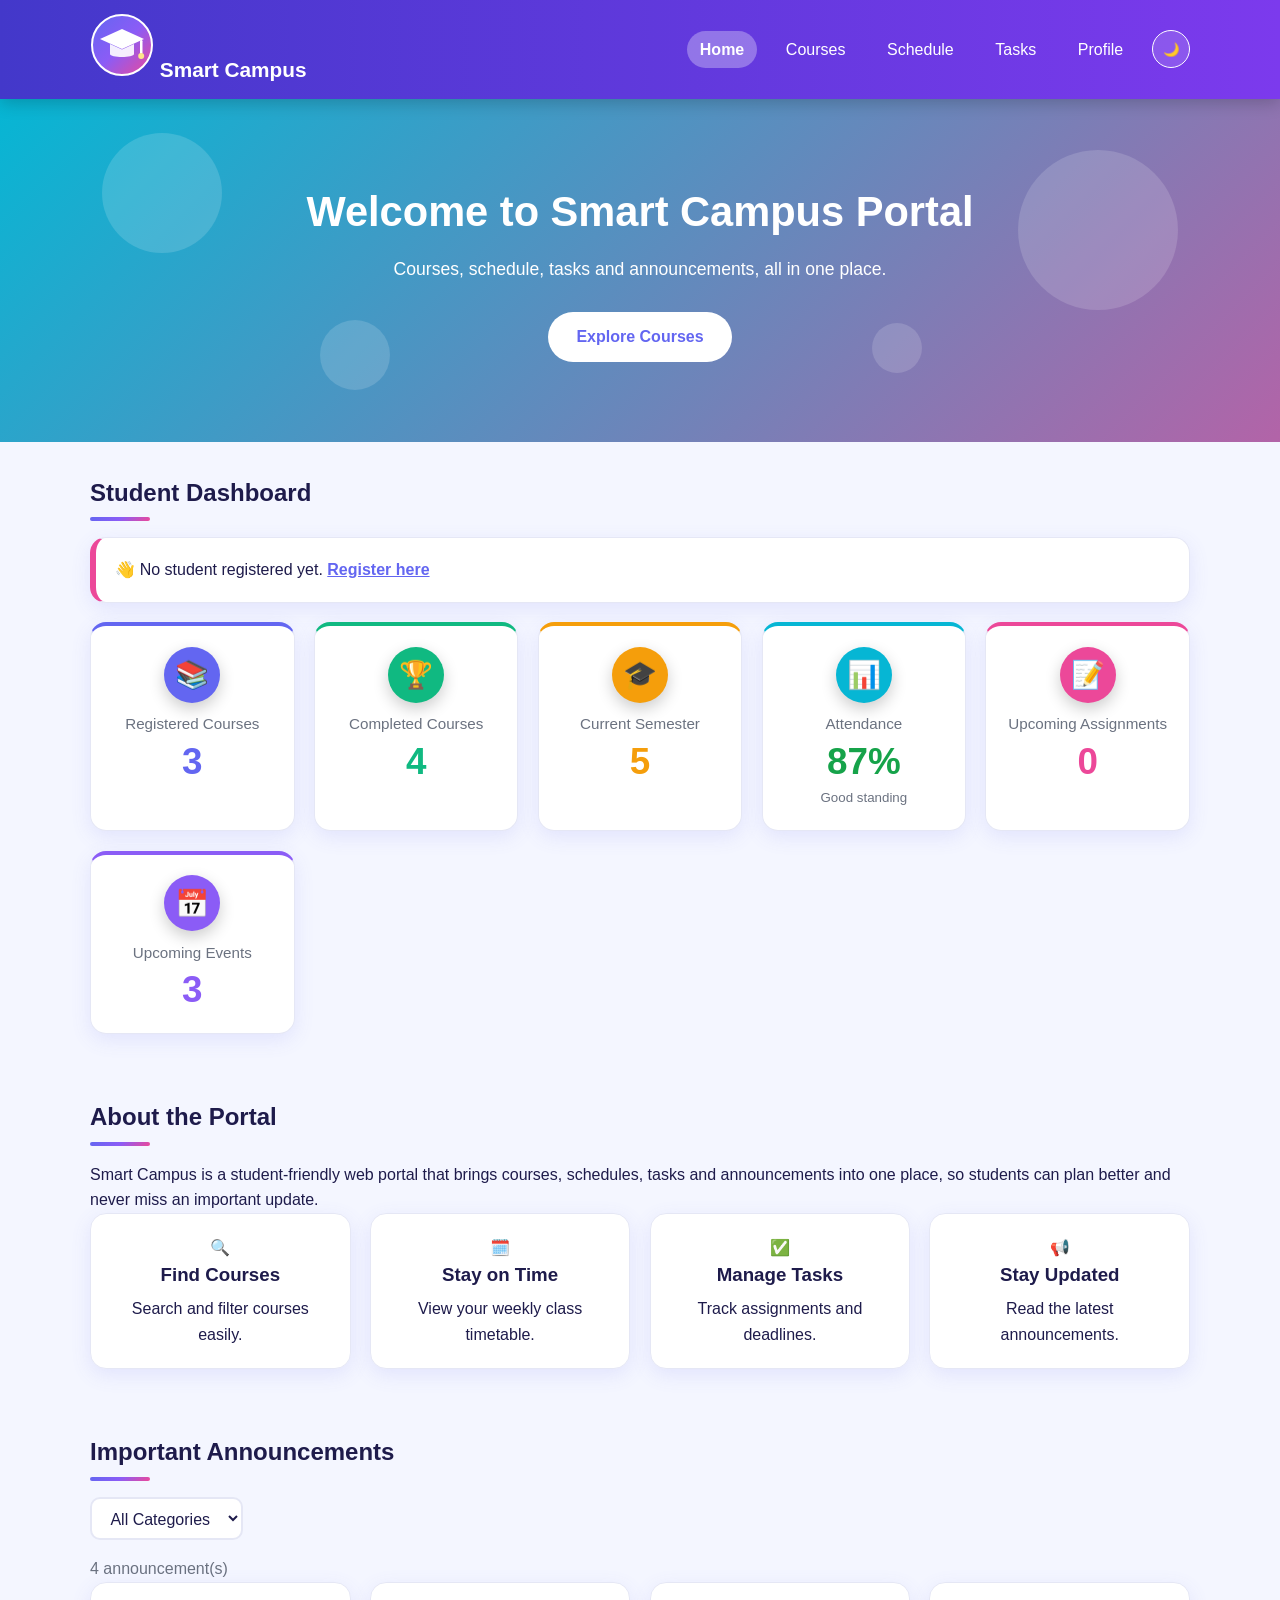
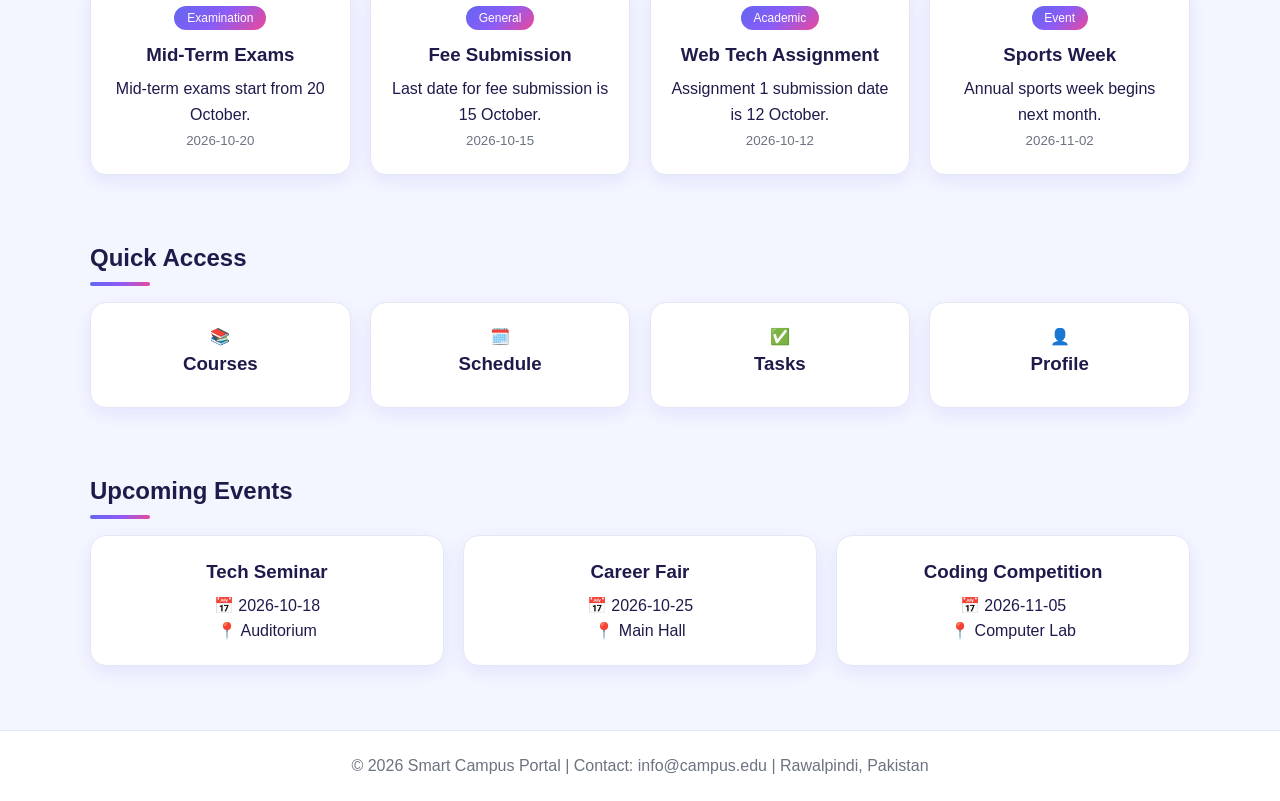
<file: index.html>
<!DOCTYPE html>
<html lang="en">
<head>
  <meta charset="UTF-8">
  <meta name="viewport" content="width=device-width, initial-scale=1.0">
  <title>Smart Campus Student Portal</title>
 <link rel="stylesheet" href="css/style.css">
</head>
<body>

  <header class="site-header">
    <div class="container header-inner">
      <a href="index.html" class="logo"><img src="images/logo.svg" alt="Smart Campus logo"> Smart Campus</a>
      <button class="menu-toggle" id="menuToggle" aria-label="Toggle menu">☰</button>
      <nav class="nav" id="mainNav">
        <a href="index.html" class="active">Home</a>
        <a href="courses.html">Courses</a>
        <a href="schedule.html">Schedule</a>
        <a href="tasks.html">Tasks</a>
        <a href="profile.html">Profile</a>
        <button id="themeToggle" class="theme-btn">🌙</button>
      </nav>
    </div>
  </header>

  <main>
    <!-- Hero -->
    <section class="hero">
      <div class="shape s1"></div>
      <div class="shape s2"></div>
      <div class="shape s3"></div>
      <div class="shape s4"></div>
      <div class="container hero-content">
        <h1>Welcome to Smart Campus Portal</h1>
        <p>Courses, schedule, tasks and announcements, all in one place.</p>
        <a href="courses.html" class="btn">Explore Courses</a>
      </div>
    </section>

    <!-- Student Dashboard -->
    <section class="container section">
      <h2>Student Dashboard</h2>

      <!-- Registered student ka banner (JS se bharega) -->
      <div id="studentBanner"></div>

      <div class="grid dashboard-grid">
        <div class="card dashboard-card c1">
          <div class="dash-icon">📚</div>
          <p class="dash-label">Registered Courses</p>
          <p class="dash-number" id="dashRegistered">0</p>
        </div>
        <div class="card dashboard-card c2">
          <div class="dash-icon">🏆</div>
          <p class="dash-label">Completed Courses</p>
          <p class="dash-number" id="dashCompleted">0</p>
        </div>
        <div class="card dashboard-card c3">
          <div class="dash-icon">🎓</div>
          <p class="dash-label">Current Semester</p>
          <p class="dash-number" id="dashSemester">0</p>
        </div>
        <div class="card dashboard-card c4">
          <div class="dash-icon">📊</div>
          <p class="dash-label">Attendance</p>
          <p class="dash-number" id="dashAttendance">0%</p>
          <small id="dashAttendanceNote" class="muted"></small>
        </div>
        <div class="card dashboard-card c5">
          <div class="dash-icon">📝</div>
          <p class="dash-label">Upcoming Assignments</p>
          <p class="dash-number" id="dashAssignments">0</p>
        </div>
        <div class="card dashboard-card c6">
          <div class="dash-icon">📅</div>
          <p class="dash-label">Upcoming Events</p>
          <p class="dash-number" id="dashEvents">0</p>
        </div>
      </div>
    </section>

    
       <!-- About -->
    <section class="container section">
      <h2>About the Portal</h2>
      <p class="about-text">
        Smart Campus is a student-friendly web portal that brings courses,
        schedules, tasks and announcements into one place, so students can
        plan better and never miss an important update.
      </p>

      <div class="grid">
        <div class="card">🔍 <h3>Find Courses</h3><p>Search and filter courses easily.</p></div>
        <div class="card">🗓️ <h3>Stay on Time</h3><p>View your weekly class timetable.</p></div>
        <div class="card">✅ <h3>Manage Tasks</h3><p>Track assignments and deadlines.</p></div>
        <div class="card">📢 <h3>Stay Updated</h3><p>Read the latest announcements.</p></div>
      </div>
    </section>

    <!-- Announcements -->
    <section class="container section">
      <h2>Important Announcements</h2>

      <div class="filters">
        <select id="announcementFilter">
          <option value="all">All Categories</option>
          <option value="Academic">Academic</option>
          <option value="Examination">Examination</option>
          <option value="Event">Event</option>
          <option value="General">General</option>
        </select>
      </div>

      <p id="announcementMessage" class="muted"></p>
      <div id="announcementList" class="grid"></div>
    </section>

    <!-- Quick Access -->
    <section class="container section">
      <h2>Quick Access</h2>
      <div class="grid">
        <a href="courses.html" class="card">📚 <h3>Courses</h3></a>
        <a href="schedule.html" class="card">🗓️ <h3>Schedule</h3></a>
        <a href="tasks.html" class="card">✅ <h3>Tasks</h3></a>
        <a href="profile.html" class="card">👤 <h3>Profile</h3></a>
      </div>
    </section>

    <!-- Events -->
    <section class="container section">
      <h2>Upcoming Events</h2>
      <div id="eventList" class="grid"></div>
    </section>
  </main>

  <footer class="site-footer">
    <div class="container">
      <p>© 2026 Smart Campus Portal | Contact: info@campus.edu | Rawalpindi, Pakistan</p>
    </div>
  </footer>

  <script src="js/data.js"></script>
  <script src="js/main.js"></script>
</body>
</html>
</file>
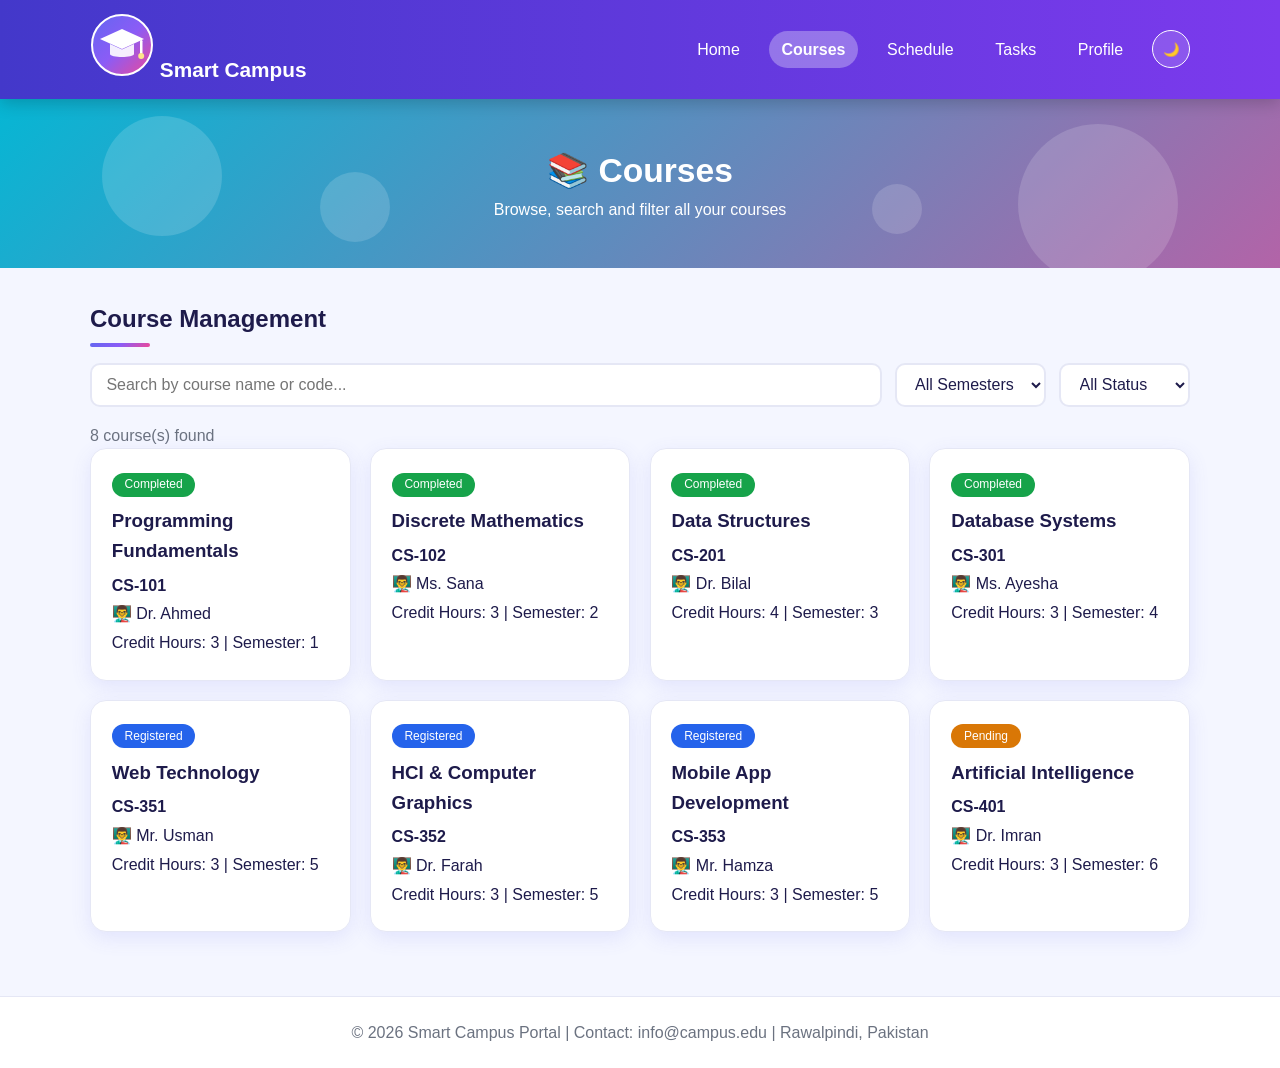
<file: courses.html>
<!DOCTYPE html>
<html lang="en">
<head>
  <meta charset="UTF-8">
  <meta name="viewport" content="width=device-width, initial-scale=1.0">
  <title>Courses | Smart Campus</title>
   <link rel="stylesheet" href="css/style.css">
</head>
<body>

  <header class="site-header">
    <div class="container header-inner">
      <a href="index.html" class="logo"><img src="images/logo.svg" alt="Smart Campus logo"> Smart Campus</a>
      <button class="menu-toggle" id="menuToggle" aria-label="Toggle menu">☰</button>
      <nav class="nav" id="mainNav">
        <a href="index.html">Home</a>
        <a href="courses.html" class="active">Courses</a>
        <a href="schedule.html">Schedule</a>
        <a href="tasks.html">Tasks</a>
        <a href="profile.html">Profile</a>
        <button id="themeToggle" class="theme-btn">🌙</button>
      </nav>
    </div>
  </header>

  <!-- Animated page banner -->
  <section class="page-banner">
    <div class="shape s1"></div>
    <div class="shape s2"></div>
    <div class="shape s3"></div>
    <div class="shape s4"></div>
    <div class="container banner-content">
      <h1>📚 Courses</h1>
      <p>Browse, search and filter all your courses</p>
    </div>
  </section>

  <main class="container section">
    <h2>Course Management</h2>

    <div class="filters">
      <input type="text" id="searchInput" placeholder="Search by course name or code...">

      <select id="semesterFilter">
        <option value="all">All Semesters</option>
        <option value="1">Semester 1</option>
        <option value="2">Semester 2</option>
        <option value="3">Semester 3</option>
        <option value="4">Semester 4</option>
        <option value="5">Semester 5</option>
        <option value="6">Semester 6</option>
      </select>

      <select id="statusFilter">
        <option value="all">All Status</option>
        <option value="Completed">Completed</option>
        <option value="Registered">Registered</option>
        <option value="Pending">Pending</option>
      </select>
    </div>

    <p id="resultMessage" class="muted"></p>

    <div id="courseList" class="grid"></div>
  </main>

  <footer class="site-footer">
    <div class="container">
      <p>© 2026 Smart Campus Portal | Contact: info@campus.edu | Rawalpindi, Pakistan</p>
    </div>
  </footer>

<script src="js/data.js"></script>
<script src="js/main.js"></script>
<script src="js/courses.js"></script>
</body>
</html>
</file>
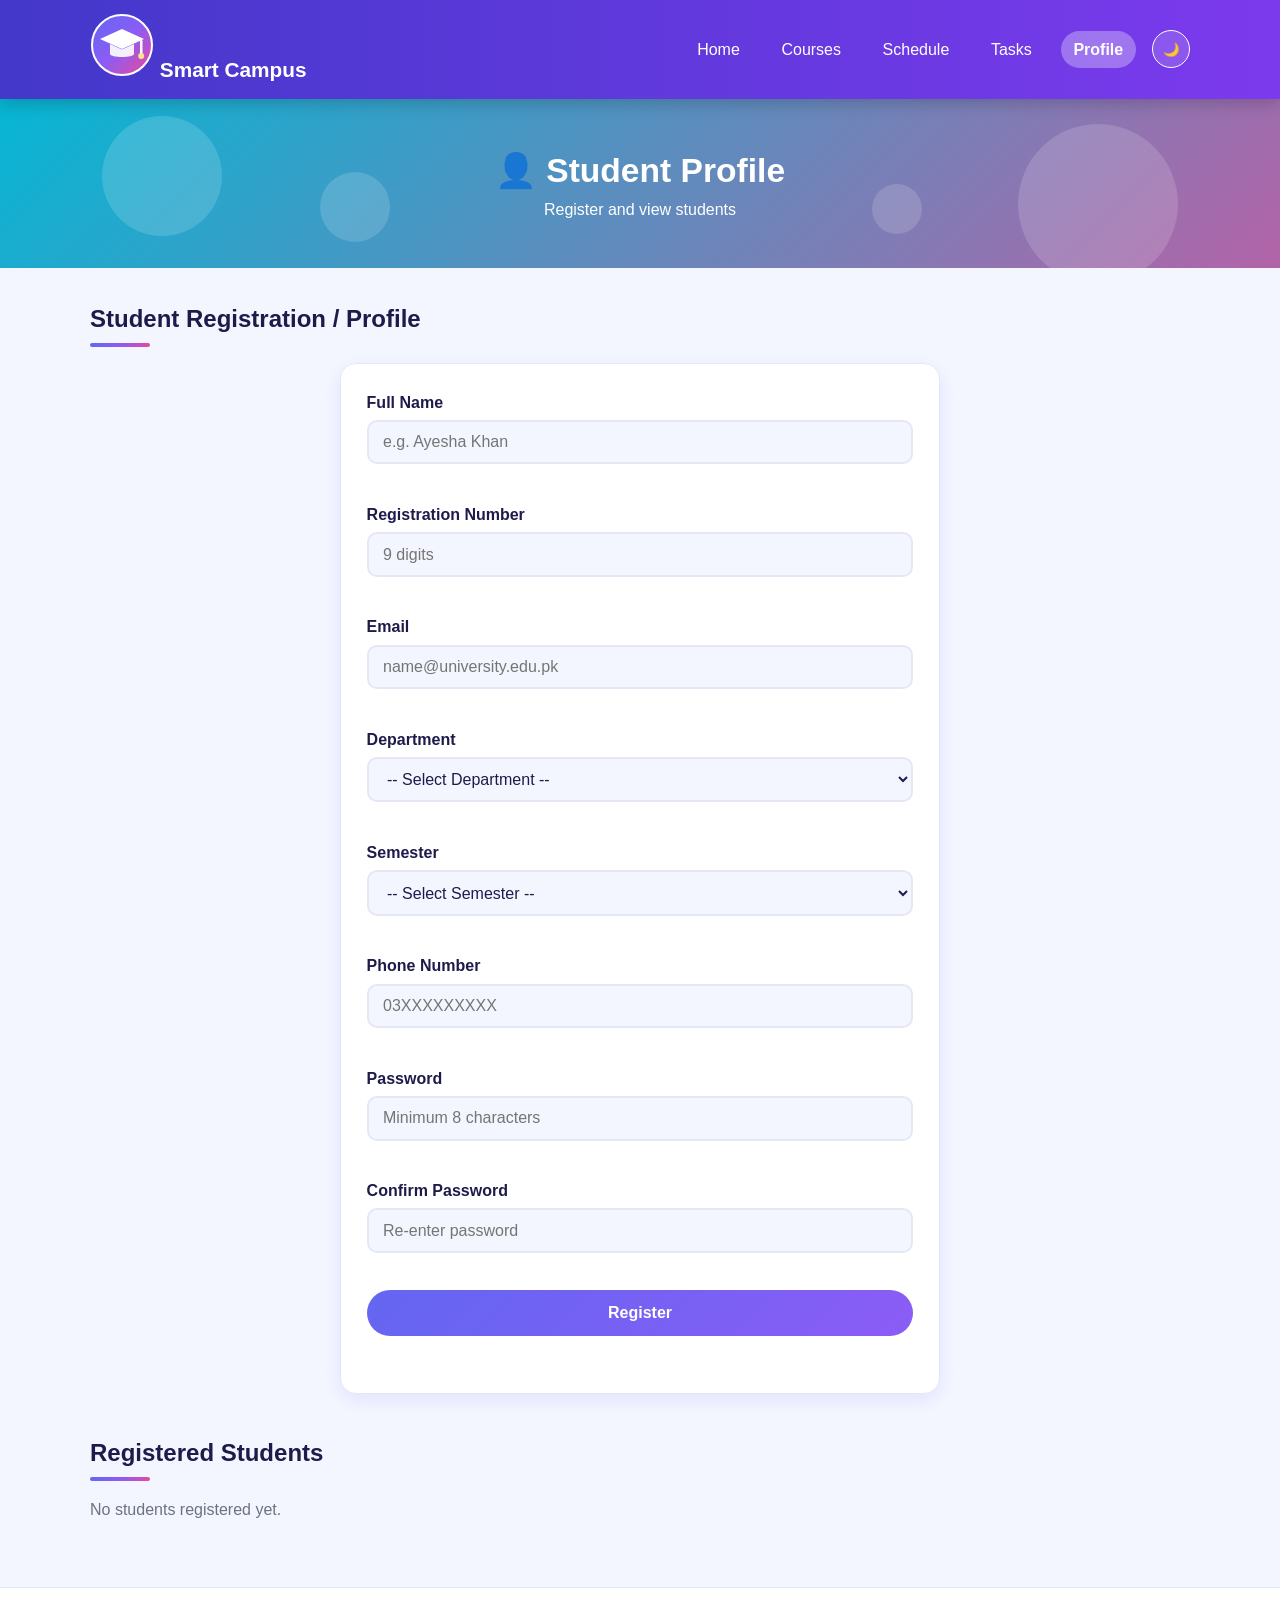
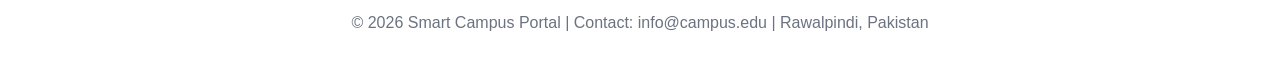
<file: profile.html>
<!DOCTYPE html>
<html lang="en">
<head>
  <meta charset="UTF-8">
  <meta name="viewport" content="width=device-width, initial-scale=1.0">
  <title>Profile | Smart Campus</title>
   <link rel="stylesheet" href="css/style.css">
</head>
<body>

  <header class="site-header">
    <div class="container header-inner">
      <a href="index.html" class="logo"><img src="images/logo.svg" alt="Smart Campus logo"> Smart Campus</a>
      <button class="menu-toggle" id="menuToggle" aria-label="Toggle menu">☰</button>
      <nav class="nav" id="mainNav">
        <a href="index.html">Home</a>
        <a href="courses.html">Courses</a>
        <a href="schedule.html">Schedule</a>
        <a href="tasks.html">Tasks</a>
        <a href="profile.html" class="active">Profile</a>
        <button id="themeToggle" class="theme-btn">🌙</button>
      </nav>
    </div>
  </header>

  <!-- Animated page banner -->
  <section class="page-banner">
    <div class="shape s1"></div>
    <div class="shape s2"></div>
    <div class="shape s3"></div>
    <div class="shape s4"></div>
    <div class="container banner-content">
      <h1>👤 Student Profile</h1>
      <p>Register and view students</p>
    </div>
  </section>

  <main class="container section">
    <h2>Student Registration / Profile</h2>

    <form id="profileForm" class="form-card" novalidate>

      <div class="form-group">
        <label for="fullName">Full Name</label>
        <input type="text" id="fullName" placeholder="e.g. Ayesha Khan">
        <span class="error" id="fullNameError"></span>
      </div>

      <div class="form-group">
        <label for="regNo">Registration Number</label>
        <input type="text" id="regNo" placeholder="9 digits">
        <span class="error" id="regNoError"></span>
      </div>

      <div class="form-group">
        <label for="email">Email</label>
        <input type="email" id="email" placeholder="name@university.edu.pk">
        <span class="error" id="emailError"></span>
      </div>

      <div class="form-group">
        <label for="department">Department</label>
        <select id="department">
          <option value="">-- Select Department --</option>
          <option value="Computer Science">Computer Science</option>
          <option value="Software Engineering">Software Engineering</option>
          <option value="Information Technology">Information Technology</option>
          <option value="Data Science">Data Science</option>
        </select>
        <span class="error" id="departmentError"></span>
      </div>

      <div class="form-group">
        <label for="semester">Semester</label>
        <select id="semester">
          <option value="">-- Select Semester --</option>
          <option value="1">1</option>
          <option value="2">2</option>
          <option value="3">3</option>
          <option value="4">4</option>
          <option value="5">5</option>
          <option value="6">6</option>
          <option value="7">7</option>
          <option value="8">8</option>
        </select>
        <span class="error" id="semesterError"></span>
      </div>

      <div class="form-group">
        <label for="phone">Phone Number</label>
        <input type="text" id="phone" placeholder="03XXXXXXXXX">
        <span class="error" id="phoneError"></span>
      </div>

      <div class="form-group">
        <label for="password">Password</label>
        <input type="password" id="password" placeholder="Minimum 8 characters">
        <span class="error" id="passwordError"></span>
      </div>

      <div class="form-group">
        <label for="confirmPassword">Confirm Password</label>
        <input type="password" id="confirmPassword" placeholder="Re-enter password">
        <span class="error" id="confirmPasswordError"></span>
      </div>

      <button type="submit" class="btn btn-primary">Register</button>
      <p id="formMessage" class="message"></p>
    </form>

    <h2 style="margin-top: 2.5rem;">Registered Students</h2>
    <div id="studentList" class="grid"></div>
  </main>

  <footer class="site-footer">
    <div class="container">
      <p>© 2026 Smart Campus Portal | Contact: info@campus.edu | Rawalpindi, Pakistan</p>
    </div>
  </footer>

  <script src="js/main.js"></script>
  <script src="js/profile.js"></script>
</body>
</html>
</file>
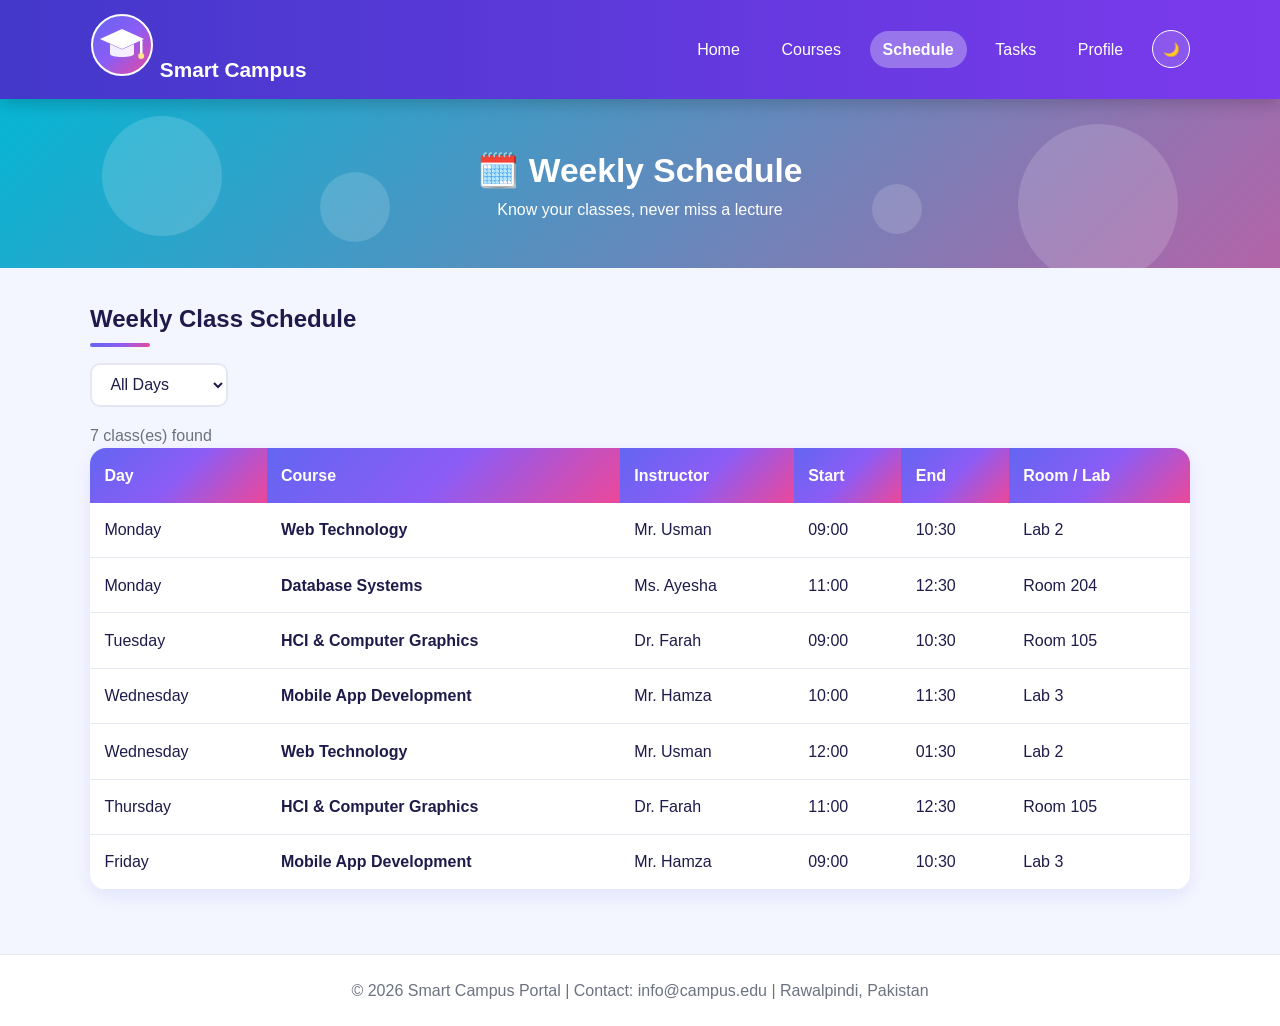
<file: schedule.html>
<!DOCTYPE html>
<html lang="en">
<head>
  <meta charset="UTF-8">
  <meta name="viewport" content="width=device-width, initial-scale=1.0">
  <title>Schedule | Smart Campus</title>
  <link rel="stylesheet" href="css/style.css">
</head>
<body>

  <header class="site-header">
    <div class="container header-inner">
      <a href="index.html" class="logo"><img src="images/logo.svg" alt="Smart Campus logo"> Smart Campus</a>
      <button class="menu-toggle" id="menuToggle" aria-label="Toggle menu">☰</button>
      <nav class="nav" id="mainNav">
        <a href="index.html">Home</a>
        <a href="courses.html">Courses</a>
        <a href="schedule.html" class="active">Schedule</a>
        <a href="tasks.html">Tasks</a>
        <a href="profile.html">Profile</a>
        <button id="themeToggle" class="theme-btn">🌙</button>
      </nav>
    </div>
  </header>

  <!-- Animated page banner -->
  <section class="page-banner">
    <div class="shape s1"></div>
    <div class="shape s2"></div>
    <div class="shape s3"></div>
    <div class="shape s4"></div>
    <div class="container banner-content">
      <h1>🗓️ Weekly Schedule</h1>
      <p>Know your classes, never miss a lecture</p>
    </div>
  </section>

  <main class="container section">
    <h2>Weekly Class Schedule</h2>

    <div class="filters">
      <select id="dayFilter">
        <option value="all">All Days</option>
        <option value="Monday">Monday</option>
        <option value="Tuesday">Tuesday</option>
        <option value="Wednesday">Wednesday</option>
        <option value="Thursday">Thursday</option>
        <option value="Friday">Friday</option>
      </select>
    </div>

    <p id="scheduleMessage" class="muted"></p>

    <table class="schedule-table">
      <thead>
        <tr>
          <th>Day</th>
          <th>Course</th>
          <th>Instructor</th>
          <th>Start</th>
          <th>End</th>
          <th>Room / Lab</th>
        </tr>
      </thead>
      <tbody id="scheduleBody"></tbody>
    </table>
  </main>

  <footer class="site-footer">
    <div class="container">
      <p>© 2026 Smart Campus Portal | Contact: info@campus.edu | Rawalpindi, Pakistan</p>
    </div>
  </footer>

  <script src="js/main.js"></script>
  <script src="js/schedule.js"></script>
</body>
</html>
</file>
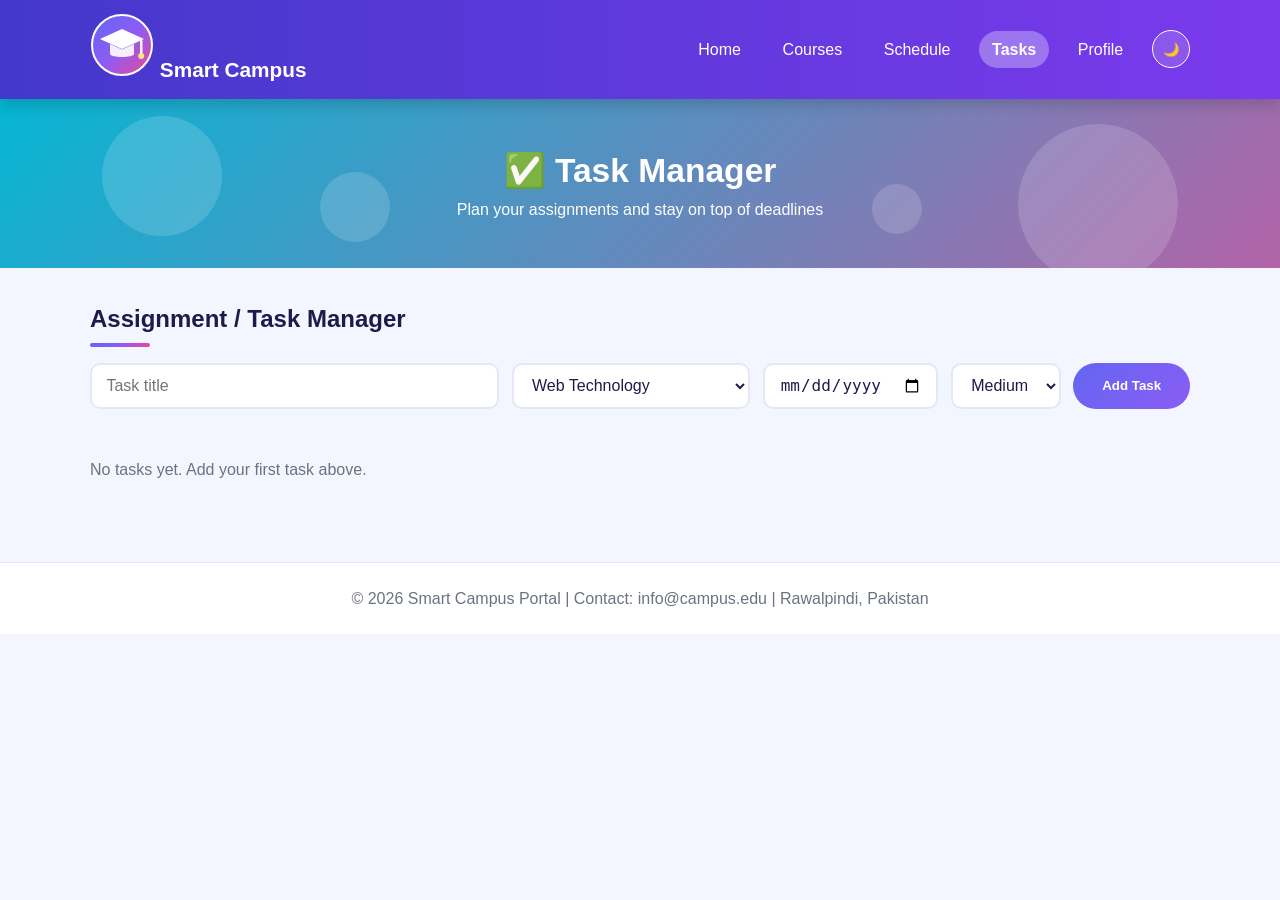
<file: tasks.html>
<!DOCTYPE html>
<html lang="en">
<head>
  <meta charset="UTF-8">
  <meta name="viewport" content="width=device-width, initial-scale=1.0">
  <title>Tasks | Smart Campus</title>
   <link rel="stylesheet" href="css/style.css">
</head>
<body>

  <header class="site-header">
    <div class="container header-inner">
      <a href="index.html" class="logo"><img src="images/logo.svg" alt="Smart Campus logo"> Smart Campus</a>
      <button class="menu-toggle" id="menuToggle" aria-label="Toggle menu">☰</button>
      <nav class="nav" id="mainNav">
        <a href="index.html">Home</a>
        <a href="courses.html">Courses</a>
        <a href="schedule.html">Schedule</a>
        <a href="tasks.html" class="active">Tasks</a>
        <a href="profile.html">Profile</a>
        <button id="themeToggle" class="theme-btn">🌙</button>
      </nav>
    </div>
  </header>

  <!-- Animated page banner -->
  <section class="page-banner">
    <div class="shape s1"></div>
    <div class="shape s2"></div>
    <div class="shape s3"></div>
    <div class="shape s4"></div>
    <div class="container banner-content">
      <h1>✅ Task Manager</h1>
      <p>Plan your assignments and stay on top of deadlines</p>
    </div>
  </section>

  <main class="container section">
    <h2>Assignment / Task Manager</h2>

    <!-- Task add karne ka form -->
    <form id="taskForm" class="task-form">
      <input type="text" id="taskTitle" placeholder="Task title">

      <select id="taskCourse">
        <option value="Web Technology">Web Technology</option>
        <option value="HCI & Computer Graphics">HCI & Computer Graphics</option>
        <option value="Mobile App Development">Mobile App Development</option>
        <option value="Database Systems">Database Systems</option>
      </select>

      <input type="date" id="taskDue">

      <select id="taskPriority">
        <option value="High">High</option>
        <option value="Medium" selected>Medium</option>
        <option value="Low">Low</option>
      </select>

      <button type="submit" class="btn btn-primary">Add Task</button>
    </form>

    <!-- Feedback message -->
    <p id="taskMessage" class="message"></p>

    <p id="taskCount" class="muted"></p>

    <!-- Tasks yahan JS se aayenge -->
    <ul id="taskList" class="task-list"></ul>
  </main>

  <footer class="site-footer">
    <div class="container">
      <p>© 2026 Smart Campus Portal | Contact: info@campus.edu | Rawalpindi, Pakistan</p>
    </div>
  </footer>

  <script src="js/main.js"></script>
  <script src="js/tasks.js"></script>
</body>
</html>
</file>
<file: css/style.css>
/* ===== 1. Variables ===== */
:root {
  --primary: #6366f1;
  --primary-dark: #4338ca;
  --secondary: #ec4899;
  --grad: linear-gradient(135deg, #6366f1, #8b5cf6, #ec4899);
  --bg: #f4f6ff;
  --card-bg: #ffffff;
  --text: #1e1b4b;
  --muted: #6b7280;
  --border: #e5e7f5;
  --radius: 16px;
  --shadow: 0 6px 20px rgba(99, 102, 241, 0.12);
  --shadow-hover: 0 14px 30px rgba(99, 102, 241, 0.28);
}

body.dark {
  --bg: #0f0e24;
  --card-bg: #1b1a3a;
  --text: #eef0ff;
  --muted: #a1a6c9;
  --border: #2d2b55;
  --shadow: 0 6px 20px rgba(0, 0, 0, 0.4);
  --shadow-hover: 0 14px 30px rgba(139, 92, 246, 0.35);
}

/* ===== 2. Animations ===== */
@keyframes fadeUp {
  from { opacity: 0; transform: translateY(24px); }
  to   { opacity: 1; transform: translateY(0); }
}

@keyframes gradientMove {
  0%   { background-position: 0% 50%; }
  50%  { background-position: 100% 50%; }
  100% { background-position: 0% 50%; }
}

@keyframes float {
  0%, 100% { transform: translateY(0) rotate(0deg); }
  50%      { transform: translateY(-30px) rotate(15deg); }
}

@keyframes bob {
  0%, 100% { transform: translateY(0); }
  50%      { transform: translateY(-6px); }
}

@keyframes pulse {
  0%   { box-shadow: 0 0 0 0 rgba(255, 255, 255, 0.6); }
  70%  { box-shadow: 0 0 0 16px rgba(255, 255, 255, 0); }
  100% { box-shadow: 0 0 0 0 rgba(255, 255, 255, 0); }
}

/* ===== 3. Reset + base ===== */
* {
  margin: 0;
  padding: 0;
  box-sizing: border-box;
}

body {
  font-family: "Segoe UI", Arial, sans-serif;
  background: var(--bg);
  color: var(--text);
  line-height: 1.6;
  transition: background 0.3s, color 0.3s;
}

a { text-decoration: none; color: inherit; }

/* ===== 4. Layout ===== */
.container {
  width: 90%;
  max-width: 1100px;
  margin: 0 auto;
}

.section {
  padding: 2rem 0;
  animation: fadeUp 0.7s ease both;
}

.section h2 { margin-bottom: 1rem; }

/* Heading ke neeche gradient line */
.section h2::after {
  content: "";
  display: block;
  width: 60px;
  height: 4px;
  border-radius: 4px;
  background: var(--grad);
  margin-top: 0.3rem;
}

.grid {
  display: grid;
  grid-template-columns: repeat(auto-fit, minmax(220px, 1fr));
  gap: 1.2rem;
}

/* ===== 5. Header + Navbar ===== */
.site-header {
  background: linear-gradient(90deg, #4338ca, #7c3aed, #db2777);
  background-size: 200% 200%;
  animation: gradientMove 10s ease infinite;
  color: #fff;
  position: sticky;
  top: 0;
  z-index: 100;
  box-shadow: 0 4px 16px rgba(0, 0, 0, 0.2);
}

.header-inner {
  display: flex;
  justify-content: space-between;
  align-items: center;
  padding: 0.8rem 0;
}

.logo { font-size: 1.3rem; font-weight: bold; }

.nav {
  display: flex;
  align-items: center;
  gap: 1rem;
}

.nav a {
  padding: 0.35rem 0.8rem;
  border-radius: 20px;
  transition: background 0.3s, transform 0.3s;
}

.nav a:hover { background: rgba(255, 255, 255, 0.25); transform: translateY(-2px); }
.nav a.active { background: rgba(255, 255, 255, 0.3); font-weight: bold; }

.theme-btn {
  background: rgba(255, 255, 255, 0.15);
  border: 1px solid #fff;
  color: #fff;
  border-radius: 50%;
  width: 38px;
  height: 38px;
  cursor: pointer;
  transition: transform 0.4s;
}
.theme-btn:hover { transform: rotate(360deg) scale(1.1); }

.menu-toggle {
  display: none;
  background: none;
  border: none;
  color: #fff;
  font-size: 1.6rem;
  cursor: pointer;
}

/* ===== 6. Hero ===== */
.hero {
  position: relative;
  overflow: hidden;
  background: linear-gradient(-45deg, #6366f1, #8b5cf6, #ec4899, #06b6d4);
  background-size: 400% 400%;
  animation: gradientMove 14s ease infinite;
  color: #fff;
  text-align: center;
  padding: 5rem 0;
}

.hero-content { position: relative; z-index: 1; }
.hero h1 { font-size: 2.6rem; margin-bottom: 0.6rem; animation: fadeUp 0.9s ease both; }
.hero p  { margin-bottom: 1.8rem; font-size: 1.1rem; animation: fadeUp 1.1s ease both; }
.hero .btn { animation: pulse 2.2s infinite; }

/* Tairti hui shapes */
.shape {
  position: absolute;
  border-radius: 50%;
  background: rgba(255, 255, 255, 0.15);
  animation: float 8s ease-in-out infinite;
}
.s1 { width: 120px; height: 120px; top: 10%;    left: 8%; }
.s2 { width: 70px;  height: 70px;  bottom: 15%; left: 25%; animation-delay: 2s; }
.s3 { width: 160px; height: 160px; top: 15%;    right: 8%; animation-delay: 1s; }
.s4 { width: 50px;  height: 50px;  bottom: 20%; right: 28%; animation-delay: 3s; }

/* ===== 7. Buttons ===== */
.btn {
  display: inline-block;
  background: #fff;
  color: var(--primary);
  padding: 0.75rem 1.8rem;
  border: none;
  border-radius: 30px;
  font-weight: bold;
  cursor: pointer;
  transition: transform 0.25s, box-shadow 0.25s;
}
.btn:hover { transform: translateY(-3px) scale(1.05); }

.btn-primary {
  background: var(--grad);
  background-size: 200% 200%;
  color: #fff;
}
.btn-primary:hover {
  animation: gradientMove 2s ease infinite;
  box-shadow: 0 8px 20px rgba(139, 92, 246, 0.4);
}

/* ===== 8. Cards ===== */
.card {
  position: relative;
  overflow: hidden;
  background: var(--card-bg);
  border: 1px solid var(--border);
  border-radius: var(--radius);
  box-shadow: var(--shadow);
  padding: 1.3rem;
  text-align: center;
  transition: transform 0.3s, box-shadow 0.3s;
  animation: fadeUp 0.6s ease both;
}

.card::before {
  content: "";
  position: absolute;
  top: 0;
  left: 0;
  width: 100%;
  height: 4px;
  background: var(--grad);
  transform: scaleX(0);
  transform-origin: left;
  transition: transform 0.4s;
}

.card:hover { transform: translateY(-8px); box-shadow: var(--shadow-hover); }
.card:hover::before { transform: scaleX(1); }
.card h3 { margin-bottom: 0.4rem; }

/* Cards ek ek karke aayein */
.grid > .card:nth-child(1) { animation-delay: 0.05s; }
.grid > .card:nth-child(2) { animation-delay: 0.15s; }
.grid > .card:nth-child(3) { animation-delay: 0.25s; }
.grid > .card:nth-child(4) { animation-delay: 0.35s; }
.grid > .card:nth-child(5) { animation-delay: 0.45s; }
.grid > .card:nth-child(6) { animation-delay: 0.55s; }
.grid > .card:nth-child(7) { animation-delay: 0.65s; }
.grid > .card:nth-child(8) { animation-delay: 0.75s; }

/* ===== 9. Footer ===== */
.site-footer {
  background: var(--card-bg);
  border-top: 1px solid var(--border);
  text-align: center;
  padding: 1.4rem 0;
  color: var(--muted);
  margin-top: 2rem;
}

/* ===== 10. Badge + muted ===== */
.badge {
  display: inline-block;
  background: var(--grad);
  color: #fff;
  font-size: 0.75rem;
  padding: 0.15rem 0.8rem;
  border-radius: 20px;
  margin-bottom: 0.6rem;
}

.muted { color: var(--muted); }

/* ===== 11. Dashboard ===== */
.dashboard-grid {
  grid-template-columns: repeat(auto-fit, minmax(170px, 1fr));
}

.dashboard-card {
  --accent: #6366f1;
  border-top: 4px solid var(--accent);
}
.c1 { --accent: #6366f1; }
.c2 { --accent: #10b981; }
.c3 { --accent: #f59e0b; }
.c4 { --accent: #06b6d4; }
.c5 { --accent: #ec4899; }
.c6 { --accent: #8b5cf6; }

.dash-icon {
  width: 56px;
  height: 56px;
  margin: 0 auto 0.6rem;
  border-radius: 50%;
  display: grid;
  place-items: center;
  font-size: 1.7rem;
  background: var(--accent);
  box-shadow: 0 6px 16px rgba(0, 0, 0, 0.2);
  animation: bob 3s ease-in-out infinite;
}

.dash-label {
  color: var(--muted);
  font-size: 0.95rem;
  margin-bottom: 0.2rem;
}

.dash-number {
  font-size: 2.3rem;
  font-weight: bold;
  color: var(--accent);
  line-height: 1.2;
}

/* ===== 12. Student banner + cards ===== */
.student-banner {
  display: flex;
  align-items: center;
  gap: 1rem;
  flex-wrap: wrap;
  background: var(--card-bg);
  border: 1px solid var(--border);
  border-left: 6px solid var(--secondary);
  border-radius: var(--radius);
  box-shadow: var(--shadow);
  padding: 1.2rem;
  margin-bottom: 1.2rem;
  animation: fadeUp 0.6s ease both;
}

.student-banner a { color: var(--primary); font-weight: bold; text-decoration: underline; }

.avatar {
  width: 56px;
  height: 56px;
  border-radius: 50%;
  background: var(--grad);
  color: #fff;
  display: grid;
  place-items: center;
  font-size: 1.5rem;
  font-weight: bold;
  flex-shrink: 0;
}

.student-card {
  display: flex;
  align-items: center;
  gap: 1rem;
  text-align: left;
}
.student-card p { font-size: 0.9rem; }

/* ===== 13. Filters ===== */
.filters {
  display: flex;
  flex-wrap: wrap;
  gap: 0.8rem;
  margin-bottom: 1rem;
}

.filters input,
.filters select {
  padding: 0.65rem 0.9rem;
  border: 2px solid var(--border);
  border-radius: 10px;
  background: var(--card-bg);
  color: var(--text);
  font-size: 1rem;
  transition: border-color 0.3s;
}

.filters input:focus,
.filters select:focus { outline: none; border-color: var(--primary); }

.filters input { flex: 1; min-width: 220px; }

/* ===== 14. Courses ===== */
.course-card { text-align: left; }
.course-card p { margin-bottom: 0.2rem; }

.status-completed  { background: #16a34a; }
.status-registered { background: #2563eb; }
.status-pending    { background: #d97706; }

/* ===== 15. Schedule table ===== */
.schedule-table {
  width: 100%;
  border-collapse: collapse;
  background: var(--card-bg);
  border-radius: var(--radius);
  overflow: hidden;
  box-shadow: var(--shadow);
}

.schedule-table th {
  background: var(--grad);
  color: #fff;
  text-align: left;
  padding: 0.9rem;
}

.schedule-table td {
  padding: 0.9rem;
  border-bottom: 1px solid var(--border);
}

.schedule-table tbody tr { transition: background 0.3s, transform 0.3s; }
.schedule-table tbody tr:hover { background: var(--bg); transform: scale(1.01); }

/* ===== 16. Task manager ===== */
.task-form {
  display: flex;
  flex-wrap: wrap;
  gap: 0.8rem;
  margin-bottom: 1rem;
}

.task-form input,
.task-form select {
  padding: 0.65rem 0.9rem;
  border: 2px solid var(--border);
  border-radius: 10px;
  background: var(--card-bg);
  color: var(--text);
  font-size: 1rem;
}

.task-form input:focus,
.task-form select:focus { outline: none; border-color: var(--primary); }

.task-form input[type="text"] { flex: 1; min-width: 200px; }

.message {
  min-height: 1.5rem;
  margin-bottom: 0.5rem;
  font-weight: bold;
}
.message.success { color: #16a34a; }
.message.error   { color: #dc2626; }

.task-list { list-style: none; margin-top: 1rem; }

.task-item {
  display: flex;
  justify-content: space-between;
  align-items: center;
  flex-wrap: wrap;
  gap: 0.8rem;
  background: var(--card-bg);
  border: 1px solid var(--border);
  border-left: 6px solid var(--muted);
  border-radius: var(--radius);
  box-shadow: var(--shadow);
  padding: 1rem;
  margin-bottom: 0.8rem;
  transition: transform 0.3s, box-shadow 0.3s;
  animation: fadeUp 0.5s ease both;
}
.task-item:hover { transform: translateX(6px); box-shadow: var(--shadow-hover); }

.task-info { display: flex; flex-direction: column; }
.task-info small { color: var(--muted); }

.priority-high   { border-left-color: #dc2626; }
.priority-medium { border-left-color: #d97706; }
.priority-low    { border-left-color: #16a34a; }

.task-item.completed { opacity: 0.6; }
.task-item.completed .task-info strong { text-decoration: line-through; }

.task-actions { display: flex; gap: 0.5rem; }

.btn-small {
  border: none;
  border-radius: 20px;
  padding: 0.4rem 1rem;
  color: #fff;
  cursor: pointer;
  transition: transform 0.2s, opacity 0.2s;
}
.btn-done   { background: #2563eb; }
.btn-delete { background: #dc2626; }
.btn-small:hover { opacity: 0.9; transform: scale(1.08); }

/* ===== 17. Registration form ===== */
.form-card {
  background: var(--card-bg);
  border: 1px solid var(--border);
  border-radius: var(--radius);
  box-shadow: var(--shadow);
  padding: 1.6rem;
  max-width: 600px;
  margin: 0 auto;
  animation: fadeUp 0.7s ease both;
}

.form-group { margin-bottom: 1rem; }

.form-group label {
  display: block;
  font-weight: bold;
  margin-bottom: 0.3rem;
}

.form-group input,
.form-group select {
  width: 100%;
  padding: 0.7rem 0.9rem;
  border: 2px solid var(--border);
  border-radius: 10px;
  background: var(--bg);
  color: var(--text);
  font-size: 1rem;
  transition: border-color 0.3s, box-shadow 0.3s;
}

.form-group input:focus,
.form-group select:focus {
  outline: none;
  border-color: var(--primary);
  box-shadow: 0 0 0 4px rgba(99, 102, 241, 0.2);
}

.form-group input.invalid,
.form-group select.invalid { border-color: #dc2626; }

.form-group input.valid,
.form-group select.valid { border-color: #16a34a; }

.error {
  display: block;
  color: #dc2626;
  font-size: 0.85rem;
  min-height: 1.1rem;
  margin-top: 0.25rem;
}

.form-card .btn-primary {
  width: 100%;
  padding: 0.85rem;
  border: none;
  font-size: 1rem;
}

/* ===== 18. Responsive ===== */
@media (max-width: 768px) {
  .menu-toggle { display: block; }

  .nav {
    display: none;
    flex-direction: column;
    position: absolute;
    top: 100%;
    left: 0;
    width: 100%;
    background: var(--primary-dark);
    padding: 1rem;
  }

  .nav.open { display: flex; }

  .hero { padding: 3.5rem 0; }
  .hero h1 { font-size: 1.7rem; }

  /* Schedule table ko cards bana do */
  .schedule-table thead { display: none; }

  .schedule-table,
  .schedule-table tbody,
  .schedule-table tr,
  .schedule-table td { display: block; width: 100%; }

  .schedule-table tr {
    margin-bottom: 1rem;
    border: 1px solid var(--border);
    border-radius: var(--radius);
    background: var(--card-bg);
  }

  .schedule-table td {
    display: flex;
    justify-content: space-between;
    gap: 1rem;
    text-align: right;
  }

  .schedule-table td::before {
    content: attr(data-label);
    font-weight: bold;
    color: var(--muted);
    text-align: left;
  }
}

/* Jin ko animation se takleef ho unke liye band */
@media (prefers-reduced-motion: reduce) {
  * { animation: none !important; transition: none !important; }
}
/* ===== Har page ka animated banner ===== */
.page-banner {
  position: relative;
  overflow: hidden;
  background: linear-gradient(-45deg, #6366f1, #8b5cf6, #ec4899, #06b6d4);
  background-size: 400% 400%;
  animation: gradientMove 14s ease infinite;
  color: #fff;
  text-align: center;
  padding: 2.8rem 0;
}

.banner-content { position: relative; z-index: 1; }
.page-banner h1 { font-size: 2.1rem; animation: fadeUp 0.8s ease both; }
.page-banner p  { opacity: 0.95; animation: fadeUp 1s ease both; }

/* ===== Extra animations ===== */
@keyframes slideInLeft {
  from { opacity: 0; transform: translateX(-40px); }
  to   { opacity: 1; transform: translateX(0); }
}

/* Schedule rows ek ek karke aayein */
.schedule-table tbody tr { animation: slideInLeft 0.6s ease both; }
.schedule-table tbody tr:nth-child(1) { animation-delay: 0.05s; }
.schedule-table tbody tr:nth-child(2) { animation-delay: 0.15s; }
.schedule-table tbody tr:nth-child(3) { animation-delay: 0.25s; }
.schedule-table tbody tr:nth-child(4) { animation-delay: 0.35s; }
.schedule-table tbody tr:nth-child(5) { animation-delay: 0.45s; }
.schedule-table tbody tr:nth-child(6) { animation-delay: 0.55s; }
.schedule-table tbody tr:nth-child(7) { animation-delay: 0.65s; }
.schedule-table tbody tr:nth-child(8) { animation-delay: 0.75s; }

/* Form ki fields ek ek karke aayein */
.form-group { animation: fadeUp 0.6s ease both; }
.form-group:nth-child(1) { animation-delay: 0.05s; }
.form-group:nth-child(2) { animation-delay: 0.12s; }
.form-group:nth-child(3) { animation-delay: 0.19s; }
.form-group:nth-child(4) { animation-delay: 0.26s; }
.form-group:nth-child(5) { animation-delay: 0.33s; }
.form-group:nth-child(6) { animation-delay: 0.40s; }
.form-group:nth-child(7) { animation-delay: 0.47s; }
.form-group:nth-child(8) { animation-delay: 0.54s; }

/* Filters aur task form */
.filters, .task-form { animation: fadeUp 0.7s ease both; }

/* Logo aur badge */
.logo { display: inline-block; transition: transform 0.3s; }
.logo:hover { transform: scale(1.08) rotate(-2deg); }
.badge { animation: bob 3s ease-in-out infinite; }

/* Scroll karne par sections ubhar kar aayein */
.reveal {
  opacity: 0;
  transform: translateY(35px);
  transition: opacity 0.8s ease, transform 0.8s ease;
}
.reveal.visible { opacity: 1; transform: translateY(0); }
.section.reveal { animation: none; }

@media (max-width: 768px) {
  .page-banner { padding: 2rem 0; }
  .page-banner h1 { font-size: 1.6rem; }
}
</file>
